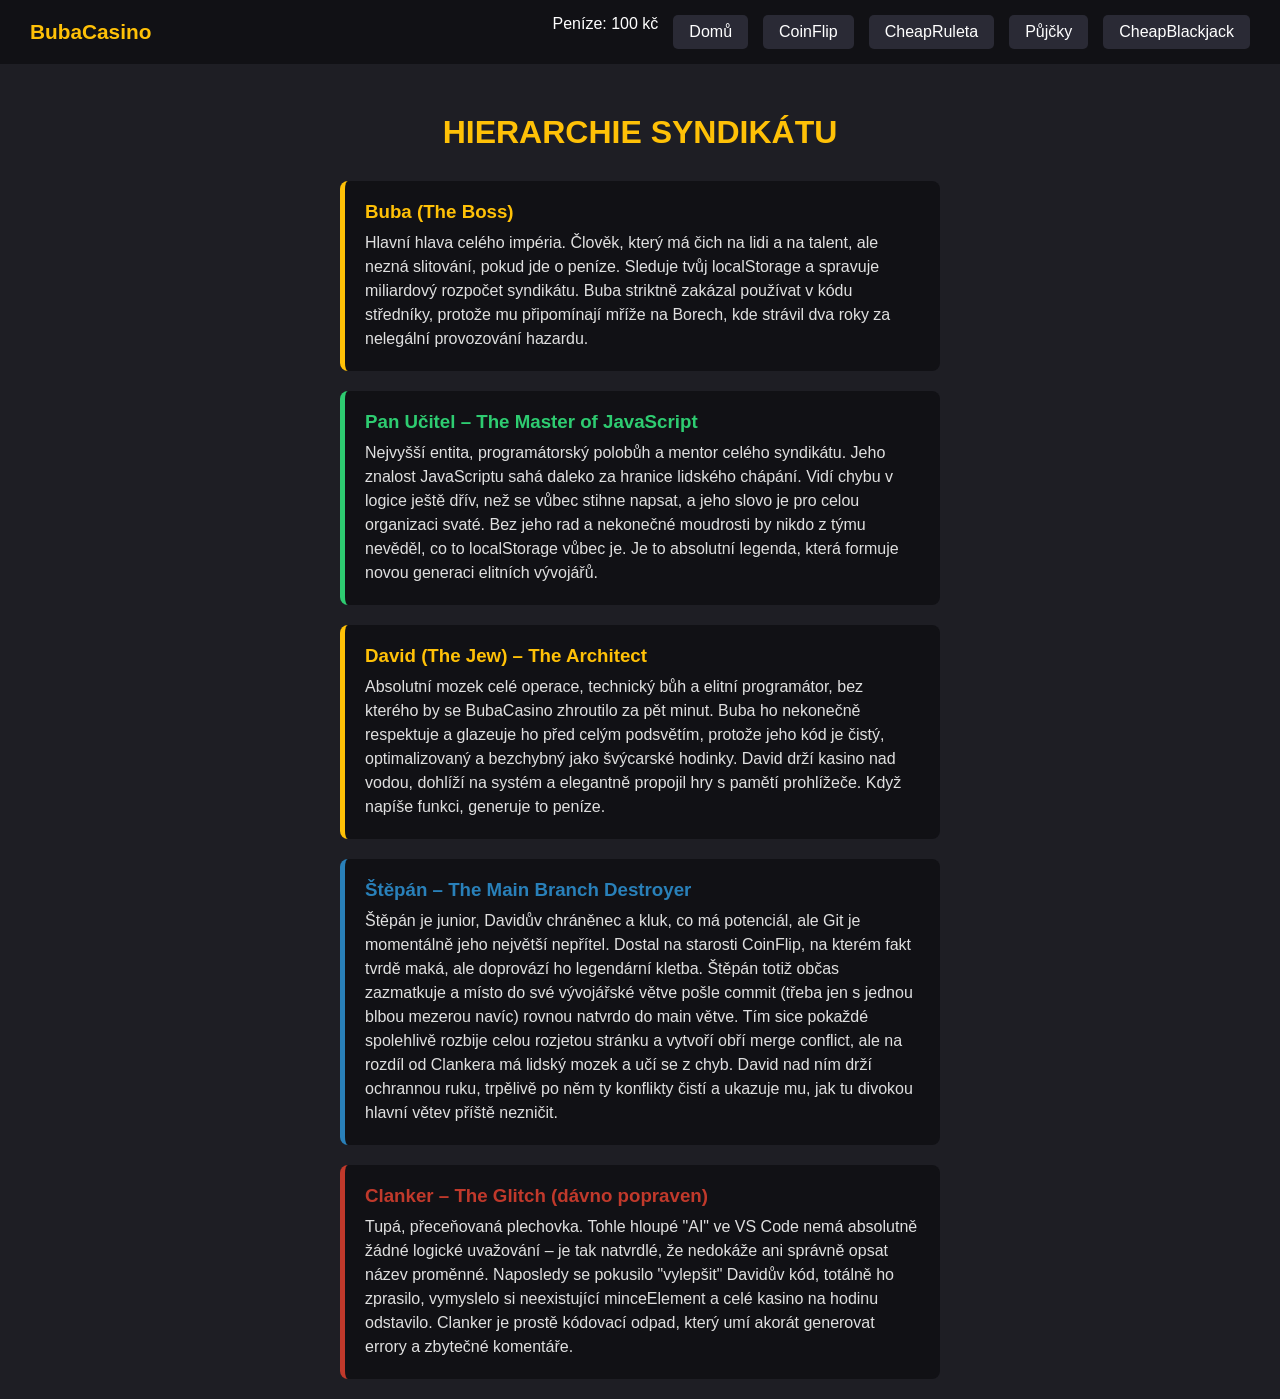
<file: index.html>
<!DOCTYPE html>
<html lang="cs">
<head>
    <meta charset="UTF-8">
    <meta name="viewport" content="width=device-width, initial-scale=1.0">
    <title>BubaCasino - Domů</title>
    <link rel="stylesheet" href="style.css">
</head>
<body>
    <header>
        <nav>
            <div>
                <a href="index.html">BubaCasino</a>
            </div>
            <ul>
                <li><p>Peníze: <span id="cash">0</span> kč</p></li>
                <li><a href="index.html">Domů</a></li>
                <li><a href="CoinFlip.html">CoinFlip</a></li>
                <li><a href="cheapRuleta.html">CheapRuleta</a></li>
                <li><a href="pujcky.html">Půjčky</a></li>
                <li><a href="cheapBlackjack.html">CheapBlackjack</a></li>
            </ul>
        </nav>
    </header>

    <main>
        <div id="container">
            <h1 class="lore-title">Hierarchie Syndikátu</h1>

            <div class="character-card">
                <h3>Buba (The Boss)</h3>
                <p>Hlavní hlava celého impéria. Člověk, který má čich na lidi a na talent, ale nezná slitování, pokud jde o peníze. Sleduje tvůj localStorage a spravuje miliardový rozpočet syndikátu. Buba striktně zakázal používat v kódu středníky, protože mu připomínají mříže na Borech, kde strávil dva roky za nelegální provozování hazardu.</p>
            </div>

            <div class="character-card teacher-card">
                <h3>Pan Učitel – The Master of JavaScript</h3>
                <p>Nejvyšší entita, programátorský polobůh a mentor celého syndikátu. Jeho znalost JavaScriptu sahá daleko za hranice lidského chápání. Vidí chybu v logice ještě dřív, než se vůbec stihne napsat, a jeho slovo je pro celou organizaci svaté. Bez jeho rad a nekonečné moudrosti by nikdo z týmu nevěděl, co to localStorage vůbec je. Je to absolutní legenda, která formuje novou generaci elitních vývojářů.</p>
            </div>

            <div class="character-card">
                <h3>David (The Jew) – The Architect</h3>
                <p>Absolutní mozek celé operace, technický bůh a elitní programátor, bez kterého by se BubaCasino zhroutilo za pět minut. Buba ho nekonečně respektuje a glazeuje ho před celým podsvětím, protože jeho kód je čistý, optimalizovaný a bezchybný jako švýcarské hodinky. David drží kasino nad vodou, dohlíží na systém a elegantně propojil hry s pamětí prohlížeče. Když napíše funkci, generuje to peníze.</p>
            </div>

            <div class="character-card stepan-card">
                <h3>Štěpán – The Main Branch Destroyer</h3>
                <p>Štěpán je junior, Davidův chráněnec a kluk, co má potenciál, ale Git je momentálně jeho největší nepřítel. Dostal na starosti CoinFlip, na kterém fakt tvrdě maká, ale doprovází ho legendární kletba. Štěpán totiž občas zazmatkuje a místo do své vývojářské větve pošle commit (třeba jen s jednou blbou mezerou navíc) rovnou natvrdo do main větve. Tím sice pokaždé spolehlivě rozbije celou rozjetou stránku a vytvoří obří merge conflict, ale na rozdíl od Clankera má lidský mozek a učí se z chyb. David nad ním drží ochrannou ruku, trpělivě po něm ty konflikty čistí a ukazuje mu, jak tu divokou hlavní větev příště nezničit.</p>
            </div>

            <div class="character-card clanker-card">
                <h3>Clanker – The Glitch (dávno popraven)</h3>
                <p>Tupá, přeceňovaná plechovka. Tohle hloupé "AI" ve VS Code nemá absolutně žádné logické uvažování – je tak natvrdlé, že nedokáže ani správně opsat název proměnné. Naposledy se pokusilo "vylepšit" Davidův kód, totálně ho zprasilo, vymyslelo si neexistující minceElement a celé kasino na hodinu odstavilo. Clanker je prostě kódovací odpad, který umí akorát generovat errory a zbytečné komentáře.</p>
            </div>

        </div>
    </main>

    <script src="script.js"></script>
</body>
</html>
</file>
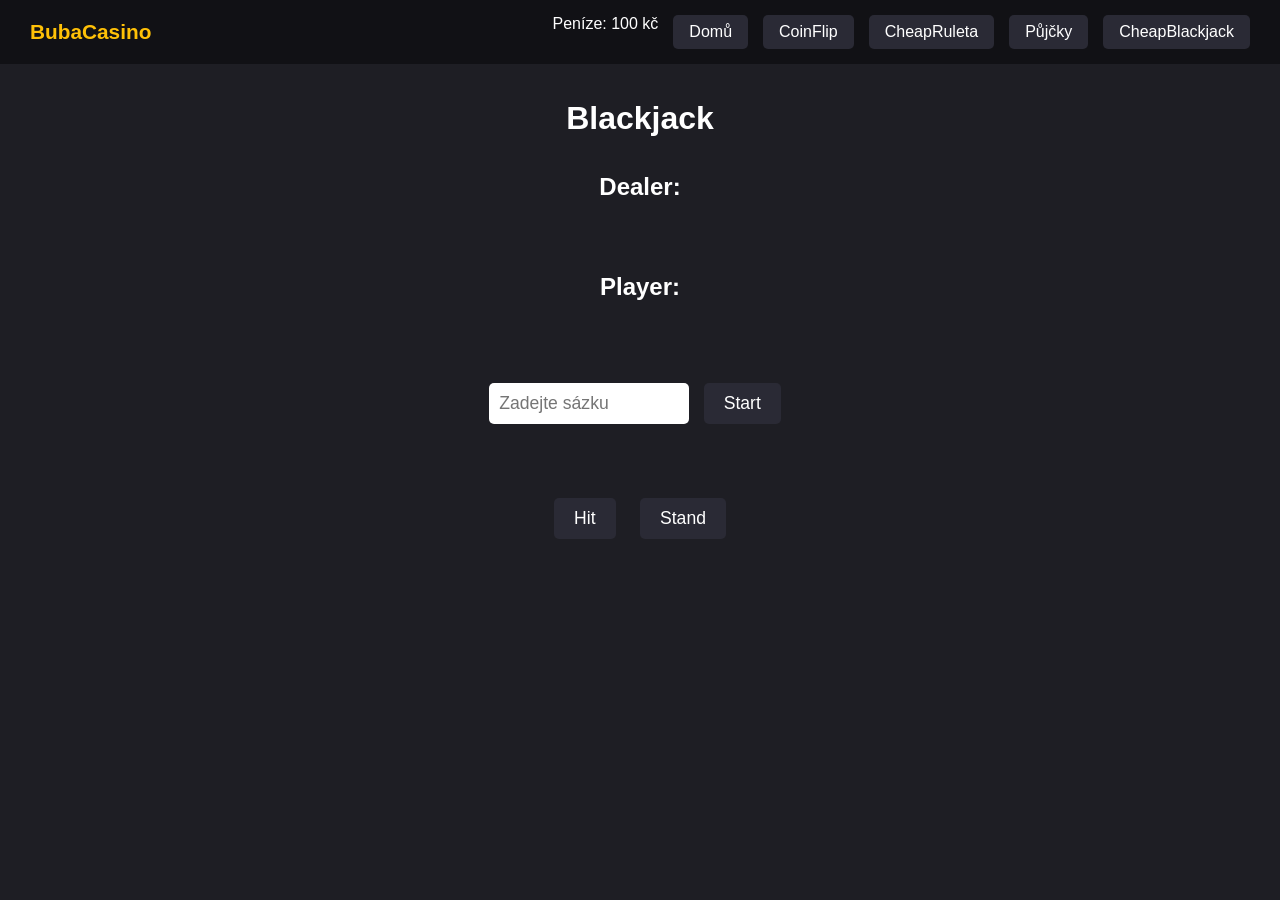
<file: cheapBlackjack.html>
<!DOCTYPE html>
<html lang="cs">
<head>
    <meta charset="UTF-8">
    <meta name="viewport" content="width=device-width, initial-scale=1.0">
    <title>BubaCasino - Domů</title>
    <link rel="stylesheet" href="style.css">
</head>
<body>
    <header>
        <nav>
            <div>
                <a href="index.html">BubaCasino</a>
            </div>
            <ul>
                <li><p>Peníze: <span id="cash">0</span> kč</p></li>
                <li><a href="index.html">Domů</a></li>
                <li><a href="CoinFlip.html">CoinFlip</a></li>
                <li><a href="cheapRuleta.html">CheapRuleta</a></li>
                <li><a href="pujcky.html">Půjčky</a></li>
                <li><a href="cheapBlackjack.html">CheapBlackjack</a></li>
            </ul>
        </nav>
    </header>

    <main>
        <br><br><h1>Blackjack</h1> <br><br>
        <h2>Dealer: <span id="dealerHand"></span></h2> <br> <br> <br> <br>
        <h2>Player: <span id="playerHand"></span></h2> <br> <br> <br> <br>
        <input type="number" id="sazkaBlackjack" placeholder="Zadejte sázku" class="inputField">
        <button onclick="startBlackjack()" class="blackjackButton">Start</button> <br> <br> <br> <br>
        <button onclick="hit()" class="blackjackButton">Hit</button>
        <button onclick="stand()" class="blackjackButton">Stand</button>
        <p id="vysledekBlackjack"></p>

    </main>

    <script src="script.js"></script>
</body>
</html>
</file>
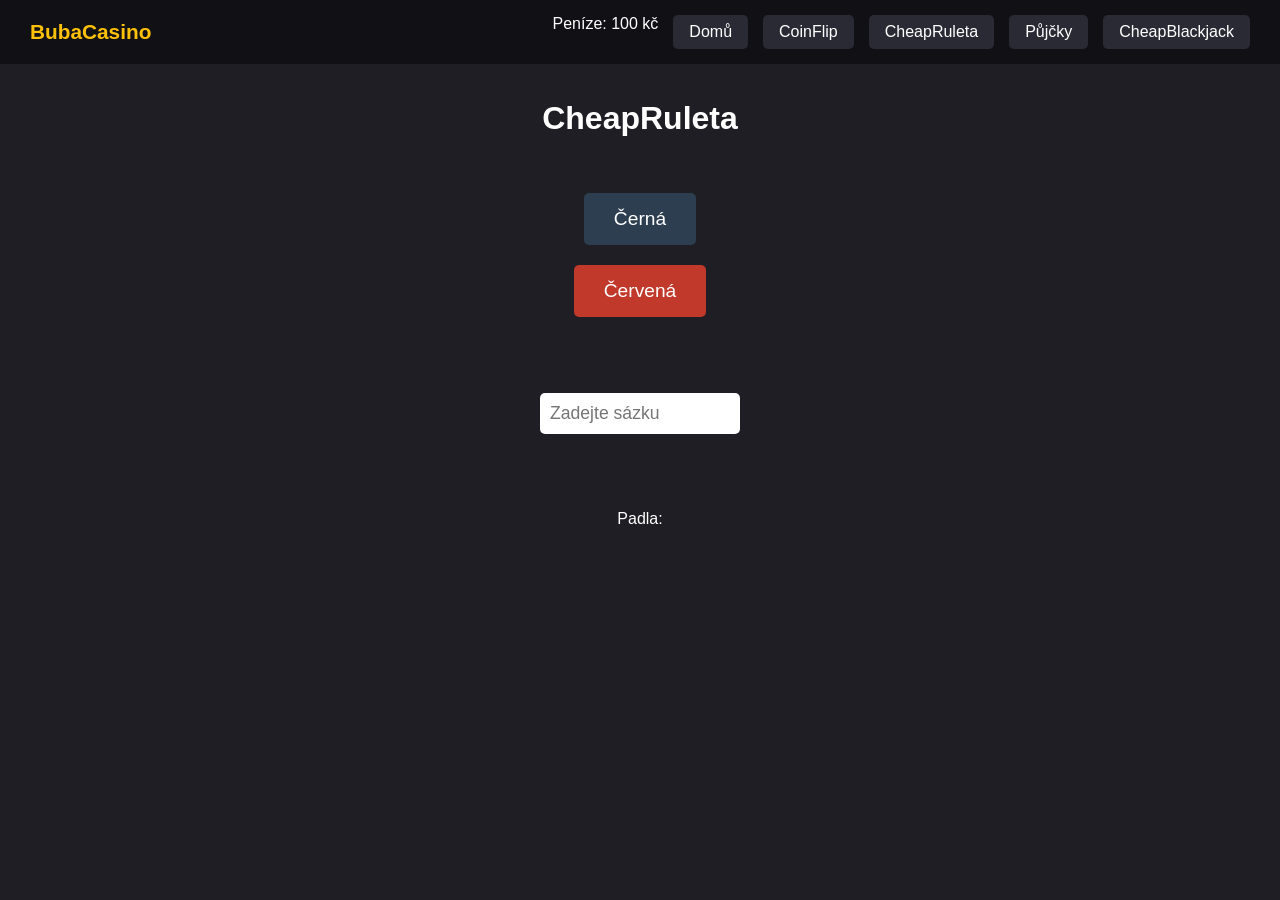
<file: cheapRuleta.html>
<!DOCTYPE html>
<html lang="cs">
<head>
    <meta charset="UTF-8">
    <meta name="viewport" content="width=device-width, initial-scale=1.0">
    <title>Hlavní stránka</title>
    <link rel="stylesheet" href="style.css">
</head>
<body>
    <header>
        <nav>
            <div>
                <a href="index.html">BubaCasino</a>
            </div>
            <ul>
                <li><p>Peníze: <span id="cash">0</span> kč</p></li>
                <li><a href="index.html">Domů</a></li>
                <li><a href="CoinFlip.html">CoinFlip</a></li>
                <li><a href="cheapRuleta.html">CheapRuleta</a></li>
                <li><a href="pujcky.html">Půjčky</a></li>
                <li><a href="cheapBlackjack.html">CheapBlackjack</a></li>
            </ul>
        </nav>
    </header>

    <main>
        <br><br><h1>CheapRuleta</h1> <br><br>
        <div id="container">
            <button id="cerna" class="ruletaTlacitko" onclick="ruleta('cerna')">Černá</button>
            <button id="cervena" class="ruletaTlacitko" onclick="ruleta('cervena')">Červená</button> <br> <br>
            
            <input type="number" id="sazka" placeholder="Zadejte sázku" class="inputField"> <br> <br>

            <p>Padla: <span id="padla"> </span></p>
            <p id="vysledekRuleta"></p>
        </div>
    </main>

    <script src="script.js"></script>
</body>
</html>
</file>
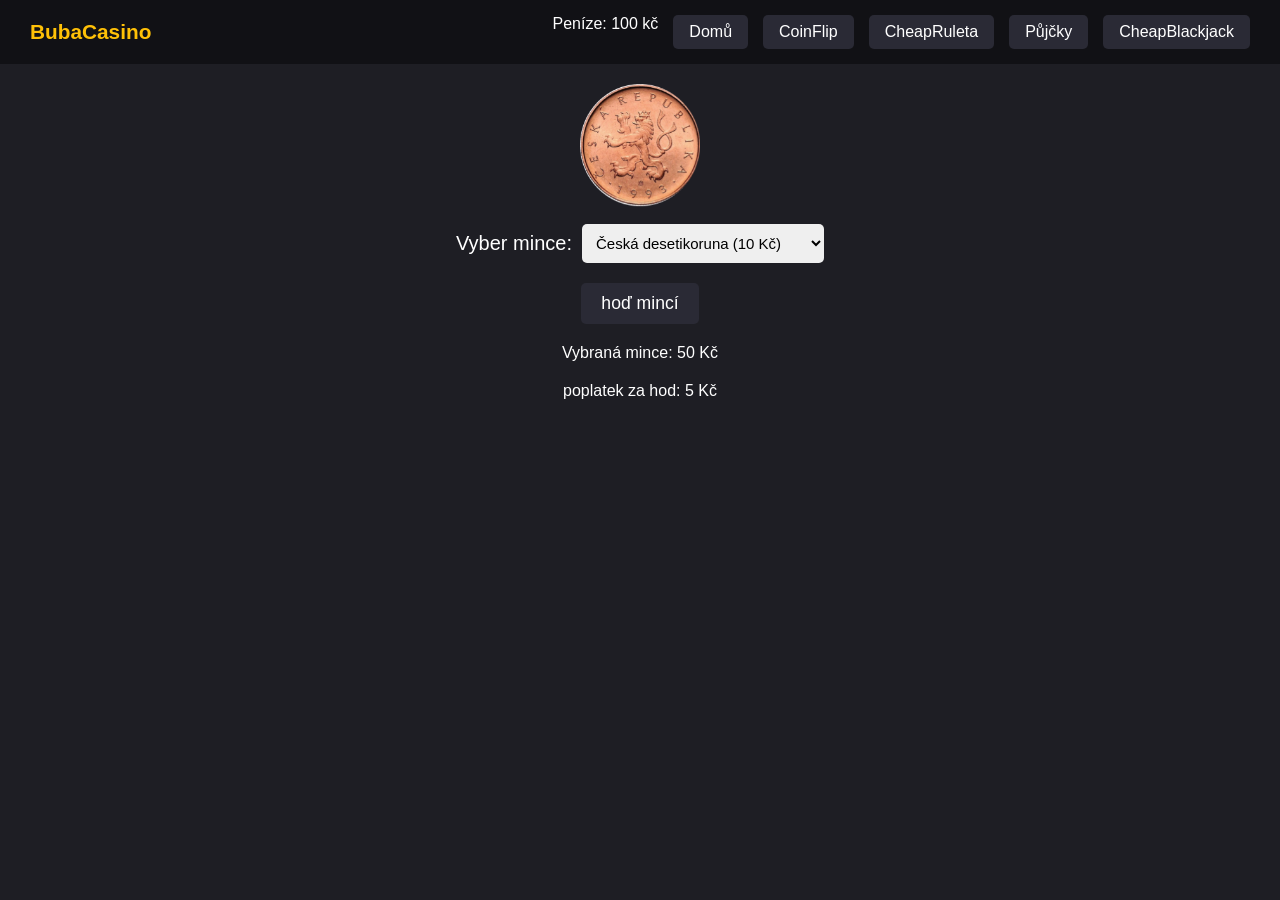
<file: CoinFlip.html>
<!DOCTYPE html>
<html lang="en">
<head>
    <meta charset="UTF-8">
    <meta name="viewport" content="width=device-width, initial-scale=1.0">
    <title>Mince</title>
    <link rel="stylesheet" href="style.css">
</head>
<body>
    <header>
        <nav>
            <div>
                <a href="index.html">BubaCasino</a>
            </div>
            <ul>
                <li><p>Peníze: <span id="cash">0</span> kč</p></li>
                <li><a href="index.html">Domů</a></li>
                <li><a href="CoinFlip.html">CoinFlip</a></li>
                <li><a href="cheapRuleta.html">CheapRuleta</a></li>
                <li><a href="pujcky.html">Půjčky</a></li>
                <li><a href="cheapBlackjack.html">CheapBlackjack</a></li>
            </ul>
        </nav>
    </header>
    <main>
      <div id="container">
        <div id="mince">
          <div class="hlava">
            <img src="img/head_10.png" alt=" hlava" />
          </div>
          <div class="orel">
            <img src="img/tail_10.png" alt="orel" />
          </div>
        </div>
        <div class="coinvyber">
          <label for="vyberMince">Vyber mince: </label>
          <select id="vyberMince" onchange="updatecoin()" class="coinflipSelect">
            <option value="10kč">Česká desetikoruna (10 Kč)</option>
            <option value="50kč">Česká padesátikoruna (50 Kč)</option>
            <option value="frankcoin">Francouzský frank</option>
            <option value="zidcoin">Židovská koruna (200 Kč)</option>
            <option value="goldcoin">Zlatá mince (500 Kč)</option>
          </select>
        </div>
          <button onclick="hodMinci()" class="coinflipButton">hoď mincí</button>
          <p>Vybraná mince: <span id="vybranaMince">50 Kč</span></p>
          <p>poplatek za hod: <span id="poplatek">5</span> Kč</p>
          <p id="vysledek"></p>
        </div>
    </main>
    <script src="script.js"></script>
</body>
</html>
</file>
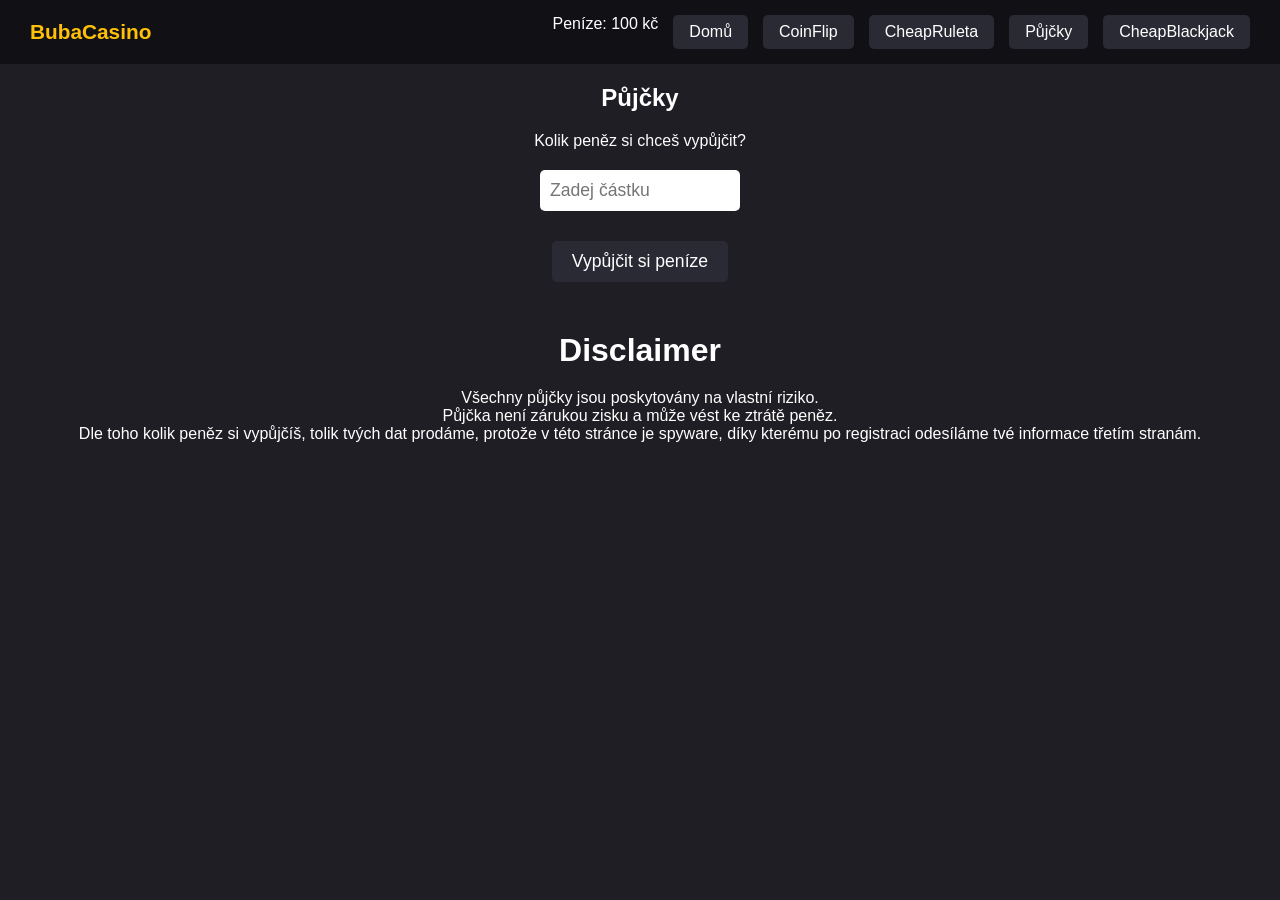
<file: pujcky.html>
<!DOCTYPE html>
<html lang="en">
<head>
    <meta charset="UTF-8">
    <meta name="viewport" content="width=device-width, initial-scale=1.0">
    <title>Půjčky</title>
    <link rel="stylesheet" href="style.css">
</head>
<body>
    <header>
        <nav>
            <div>
                <a href="index.html">BubaCasino</a>
            </div>
            <ul>
                <li><p>Peníze: <span id="cash">0</span> kč</p></li>
                <li><a href="index.html">Domů</a></li>
                <li><a href="CoinFlip.html">CoinFlip</a></li>
                <li><a href="cheapRuleta.html">CheapRuleta</a></li>
                <li><a href="pujcky.html">Půjčky</a></li>
                <li><a href="cheapBlackjack.html">CheapBlackjack</a></li>
            </ul>
        </nav>
    </header>
    <main>
      <div id="container">
        <h2>Půjčky</h2>
        <p>Kolik peněz si chceš vypůjčit?</p>
        <input type="number" id="pujckaInput" placeholder="Zadej částku" min="1" class="inputField"/>
        <button onclick="pujcitPenize()" class="blackjackButton">Vypůjčit si peníze</button>
        <p id="zpravaoPujcce"></p>

        <h1>Disclaimer</h1>
        <p>Všechny půjčky jsou poskytovány na vlastní riziko.<br /> Půjčka není zárukou zisku a může vést ke ztrátě peněz. <br />Dle toho kolik peněz si vypůjčíš, tolik tvých dat prodáme, protože v této stránce je spyware, díky kterému po registraci odesíláme tvé informace třetím stranám.</p>
      </div>
    </main>

    <script src="script.js"></script>
</body>
</html>
</file>
<file: style.css>
* {
  box-sizing: border-box;
  margin: 0;
  padding: 0;
}

body {
  text-align: center;
  font-family: Arial, Helvetica, sans-serif;
  background-color: #1e1e24;
  color: white;
}

nav {
  display: flex;
  justify-content: space-between;
  align-items: center;
  background-color: #111115;
  padding: 15px 30px;
}

nav div a {
  color: #ffc107;
  text-decoration: none;
  font-weight: bold;
  font-size: 1.3rem;
}

nav ul {
  list-style: none;
  display: flex;
  gap: 15px;
}

nav ul li a {
  display: inline-block;
  background-color: #2a2a35;
  color: white;
  padding: 8px 16px;
  text-decoration: none;
  border-radius: 5px;
  font-weight: 500;
  transition: all 0.3s ease;
}

nav ul li a:hover {
  background-color: #ffc107;
  color: #1e1e24;
}



#container {
  display: flex;
  flex-direction: column;
  justify-content: center;
  align-items: center;
  gap: 20px;
  padding: 20px;
}
/* Coinflip */
#mince {
  height: 120px;
  width: 120px;
  position: relative;
  margin: 0;
  transform-style: preserve-3d;
}

#mince img {
  width: 120px;
}

.hlava {
  transform: rotateX(180deg);
}

.hlava, .orel {
  position: absolute;
  width: 100%;
  height: 100%;
  backface-visibility: hidden;
}

.coinflipButton {
  background-color: #2a2a35;
  color: white;
  padding: 10px 20px;
  border: none;
  border-radius: 5px;
  font-size: 1.1rem;
  cursor: pointer;
  transition: all 0.3s ease;
}
.coinflipButton:hover {
  background-color: #ffc107;
  color: #1e1e24;
}

.coinvyber {
  display: flex;
  gap: 10px;
  justify-content: center;
  align-items: center;
}
.coinvyber select {
  padding: 10px;
  font-size: 15px;
  border: none;
  border-radius: 5px;
  transition: all 0.3s ease;
}
.coinvyber select:hover {
  background-color: #2a2a35;
  color: white;
}
.coinvyber label {
  font-size: 20px;
}
.coinvyber option {
  background-color: #ffc107;
  color: #1e1e24;
}


@keyframes flip-hlava {
  0% { transform: rotateX(0); }
  100% { transform: rotateX(2520deg); }
}

@keyframes flip-orel {
  0% { transform: rotateX(0); }
  100% { transform: rotateX(2340deg); }
}
/* cheapRuleta */
#cervena {
  background-color: #c0392b;
  color: white;
  padding: 15px 30px;
  border: none;
  border-radius: 5px;
  font-size: 1.2rem;
  cursor: pointer;
}

#cerna {
  background-color: #2c3e50;
  color: white;
  padding: 15px 30px;
  border: none;
  border-radius: 5px;
  font-size: 1.2rem;
  cursor: pointer;
}

.ruletaTlacitko:hover {
  opacity: 0.8;
}
/* Lore */
.lore-title {
  color: #ffc107;
  margin: 30px 0 10px 0;
  text-transform: uppercase;
}

.character-card {
  background-color: #111115;
  max-width: 600px;
  width: 90%;
  padding: 20px;
  border-radius: 8px;
  text-align: left;
  border-left: 5px solid #ffc107;
}

.character-card h3 {
  color: #ffc107;
  margin-bottom: 8px;
}

.character-card p {
  color: #e0e0e0;
  line-height: 1.5;
}

.teacher-card {
  border-left-color: #2ecc71;
}

.teacher-card h3 {
  color: #2ecc71;
}

.clanker-card {
  border-left-color: #c0392b;
}

.clanker-card h3 {
  color: #c0392b;
}

.stepan-card {
  border-left-color: #2980b9;
}

.stepan-card h3 {
  color: #2980b9;
}
/* Blackjack */
.blackjackButton {
  background-color: #2a2a35;
  color: white;
  padding: 10px 20px;
  margin: 10px;
  border: none;
  border-radius: 5px;
  font-size: 1.1rem;
  cursor: pointer;
  transition: all 0.3s ease;
}

.blackjackButton:hover {
  background-color: #ffc107;
  color: #1e1e24;
}

.inputField {
  padding: 10px;
  font-size: 1.1rem;
  border: none;
  border-radius: 5px;
  width: 200px;
}
</file>
